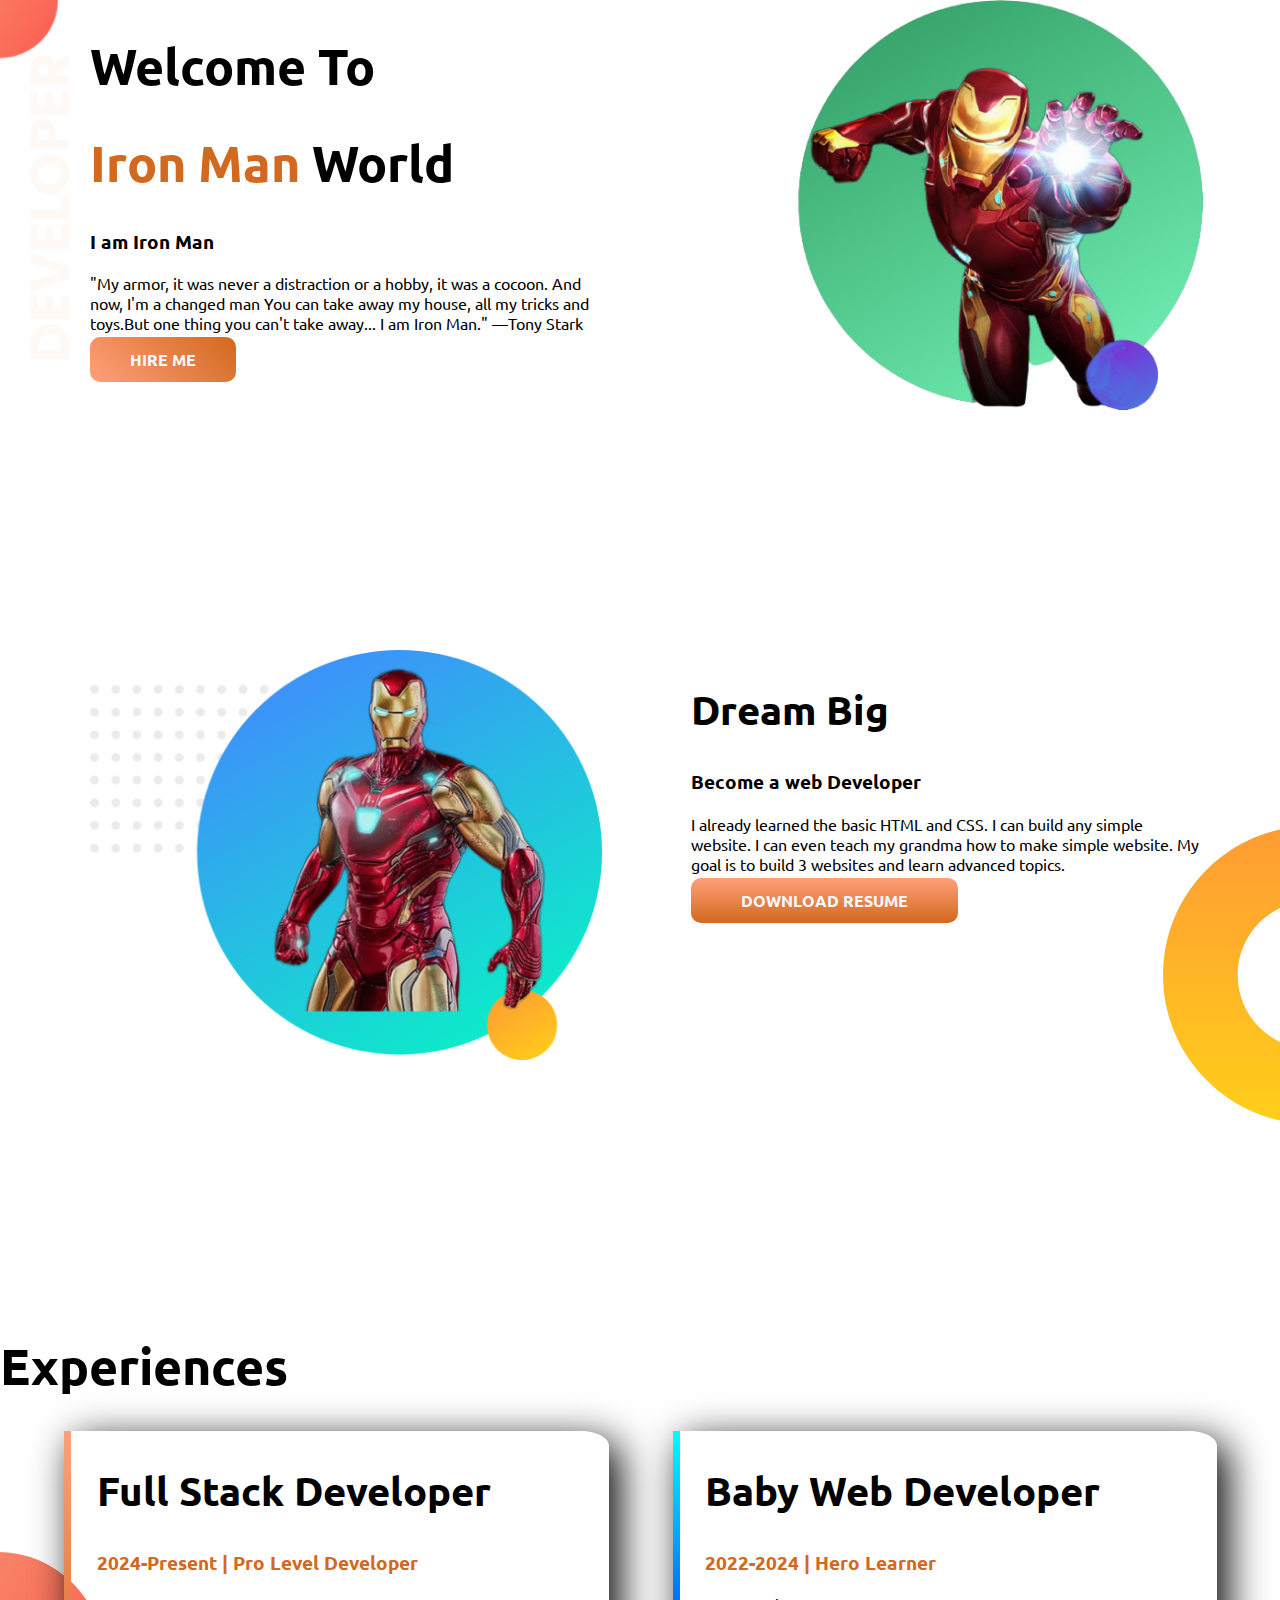
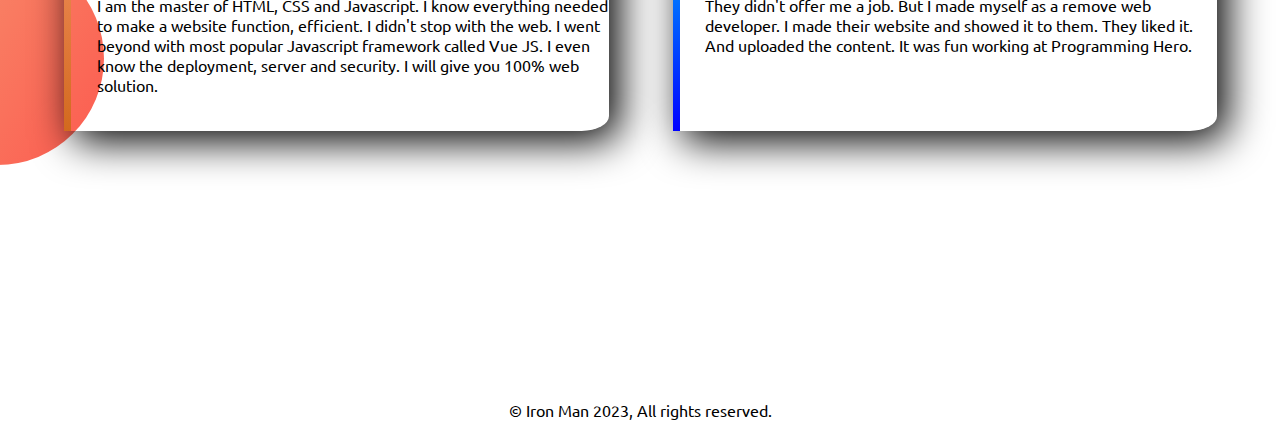
<file: index.html>
<!DOCTYPE html>
<html lang="en">
<head>
    <meta charset="UTF-8">
    <meta name="viewport" content="width=device-width, initial-scale=1.0">
    <title>Moynul Abedin</title>
    <link rel="preconnect" href="https://fonts.googleapis.com">
    <link rel="preconnect" href="https://fonts.gstatic.com" crossorigin>
    <link href="https://fonts.googleapis.com/css2?family=Ubuntu:ital,wght@1,300&display=swap" rel="stylesheet">
    <link rel="stylesheet" href="style.css">
</head>
<body>
      <section class="top-banner">

        <div class="half">

        <h1>Welcome To</h1>
        <h1> <span class="name">Iron Man</span> World</h1>

        <h3>I am Iron Man</h3>

        <p> "My armor, it was never a distraction or a hobby, it was a cocoon. And now, I'm a changed man You can take away my house, all my tricks and toys.But one thing you can't take away... I am Iron Man."
       ―Tony Stark</p>

       <a class="link-button" target="_blank" href="https://www.linkedin.com/in/abedin-mahin-83442921a"> HIRE ME </a>

        </div>

        <div class="half">
          <img src="1.png" alt="">
        </div>

        </section>

        <section class="dream-area">

          <div class="half-width">  
            <img src="image 10.png" alt="">
          </div>

          <div class="half-width">
            <p> <h2>Dream Big</h2> </p>
            <p> <h3>Become a web Developer</h3> </p> 
            <p>I already learned the basic HTML and CSS. I can build any simple website. I can even teach my grandma how to make simple website. My goal is to build 3 websites and learn advanced topics.</p>
  
           <p> <a class="link" target="_blank" href="https://www.linkedin.com/in/abedin-mahin-83442921a">DOWNLOAD RESUME</a> </p>
          </div>
  
        </section>
        <section class="experince-area">
          <h1>Experiences</h1>
          <div id="full-stack" class="half-width single-experince">
            
              <h2>Full Stack Developer</h2>   
              <h3 class="name">2024-Present | Pro Level Developer</h3> 
              <p>I am the master of HTML, CSS and Javascript. I know everything needed to make a website function, efficient. I didn't stop with the web. I went beyond with most popular Javascript framework called Vue JS. I even know the deployment, server and security. I will give you 100% web solution.</p> 
          </div>

          <div id="baby-web"class="half-width single-experince">
             <h2>Baby Web Developer</h2>
             <h3 class="name">2022-2024 | Hero Learner</h3>
             <p>They didn't offer me a job. But I made myself as a remove web developer. I made their website and showed it to them. They liked it. And uploaded the content. It was fun working at Programming Hero.</p>

          </div>

        </section>
        <footer>
          <p>© Iron Man 2023, All rights reserved.</p>
        </footer>

        
</body>
</html>
</file>
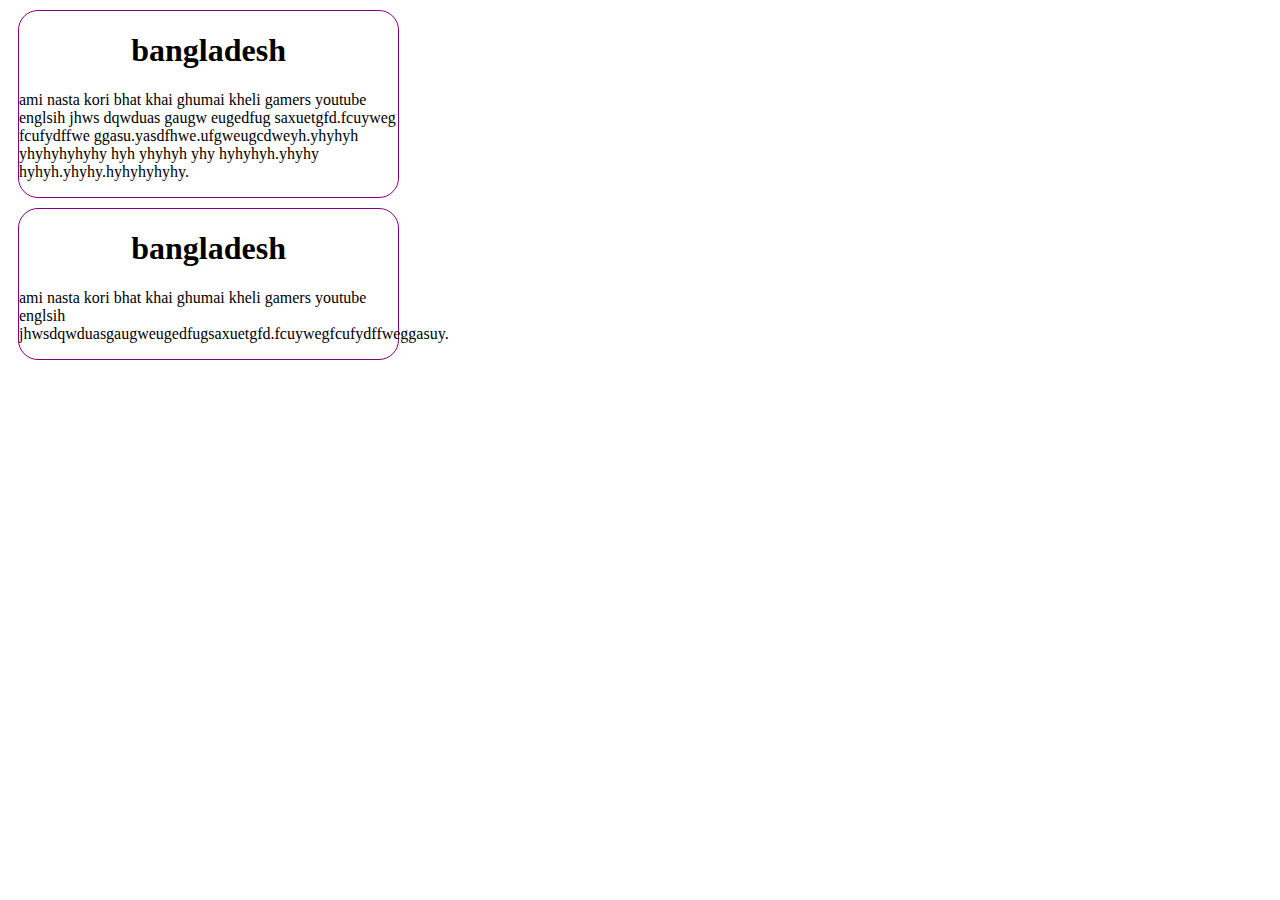
<file: CSS.html>
<!DOCTYPE html>
<html lang="en">
<head>
    <title>Document</title>
    <style>
        h1{
            text-align: center;
        }
        .blog{
            border: 1px solid purple;
            border-radius: 20px;
            margin: 10px;
            width: 30%;

        }

    </style>
</head>
<body>
    <div class="blog">
        <h1>bangladesh</h1>
        <p>ami nasta kori bhat khai ghumai kheli gamers youtube englsih jhws dqwduas gaugw eugedfug saxuetgfd.fcuyweg fcufydffwe ggasu.yasdfhwe.ufgweugcdweyh.yhyhyh yhyhyhyhyhy hyh yhyhyh yhy hyhyhyh.yhyhy hyhyh.yhyhy.hyhyhyhyhy.</p>
    
    </div>
    
    <div class="blog">
        <h1>bangladesh</h1>
        <p>ami nasta kori bhat khai ghumai kheli gamers youtube englsih jhwsdqwduasgaugweugedfugsaxuetgfd.fcuywegfcufydffweggasuy.</p>
        
    </div>
    
</body>
</html>
</file>
<file: style.css>
body{
    font-family: 'Ubuntu', sans-serif;
    margin: 0px;
}
h1{
    font-size: 50px;
}
.half{
    width: 40%;
    padding-left:2%;
    margin-left: 5%;
    float: left;
    
}
.name{
    color: chocolate;
}
.half img{
    width: 100%;
}
.top-banner{
    background-image: url(developer-portfolio/top-banner.png);
    background-repeat: no-repeat;
}
section{
    height: 500px;
    padding-bottom: 150px;
}
.link-button{
    text-decoration: none;
    padding: 12px 40px;
    border-radius: 10px;
    color: aliceblue;
    font-weight: 700;
    background-image:linear-gradient(45deg, lightsalmon,chocolate);
}
h2{
    font-size: 40px;
}
.half-width img{
    width: 100%; 
}
.half-width{
    float: left;
    margin-left: 5%;
    width: 40%;
   padding-left: 2%;
}
.link{
    text-decoration: none;
    padding: 12px 50px;
    border-radius: 10px;
    color: aliceblue;
    font-weight: 700;
    background-image: linear-gradient(lightsalmon,chocolate);
}
.dream-area{
    background-image: url(developer-portfolio/dream-bg.png);
    background-repeat: no-repeat;
    background-position: right;
}
.experince-area{
    background-image: url(developer-portfolio/exp-bg.png);
    background-position: left;
    background-repeat: no-repeat;
    
}
.single-experince{
    box-shadow: 10px 10px 40px;
    height: 60%;
    border-radius: 5%;
}
#full-stack{
    border-left: 7px solid;
    border-image: linear-gradient(180deg,lightsalmon,chocolate);
    border-image-slice: 1;
    border-top-left-radius: 5px;
    border-bottom-left-radius: 5px;
}
#baby-web{
    border-left: 7px solid;
    border-image: linear-gradient(180deg,cyan,blue);
    border-image-slice: 1;
    border-top-left-radius: 5px;
    border-bottom-left-radius: 5px;
}
footer p{
    text-align: center;
}
</file>
